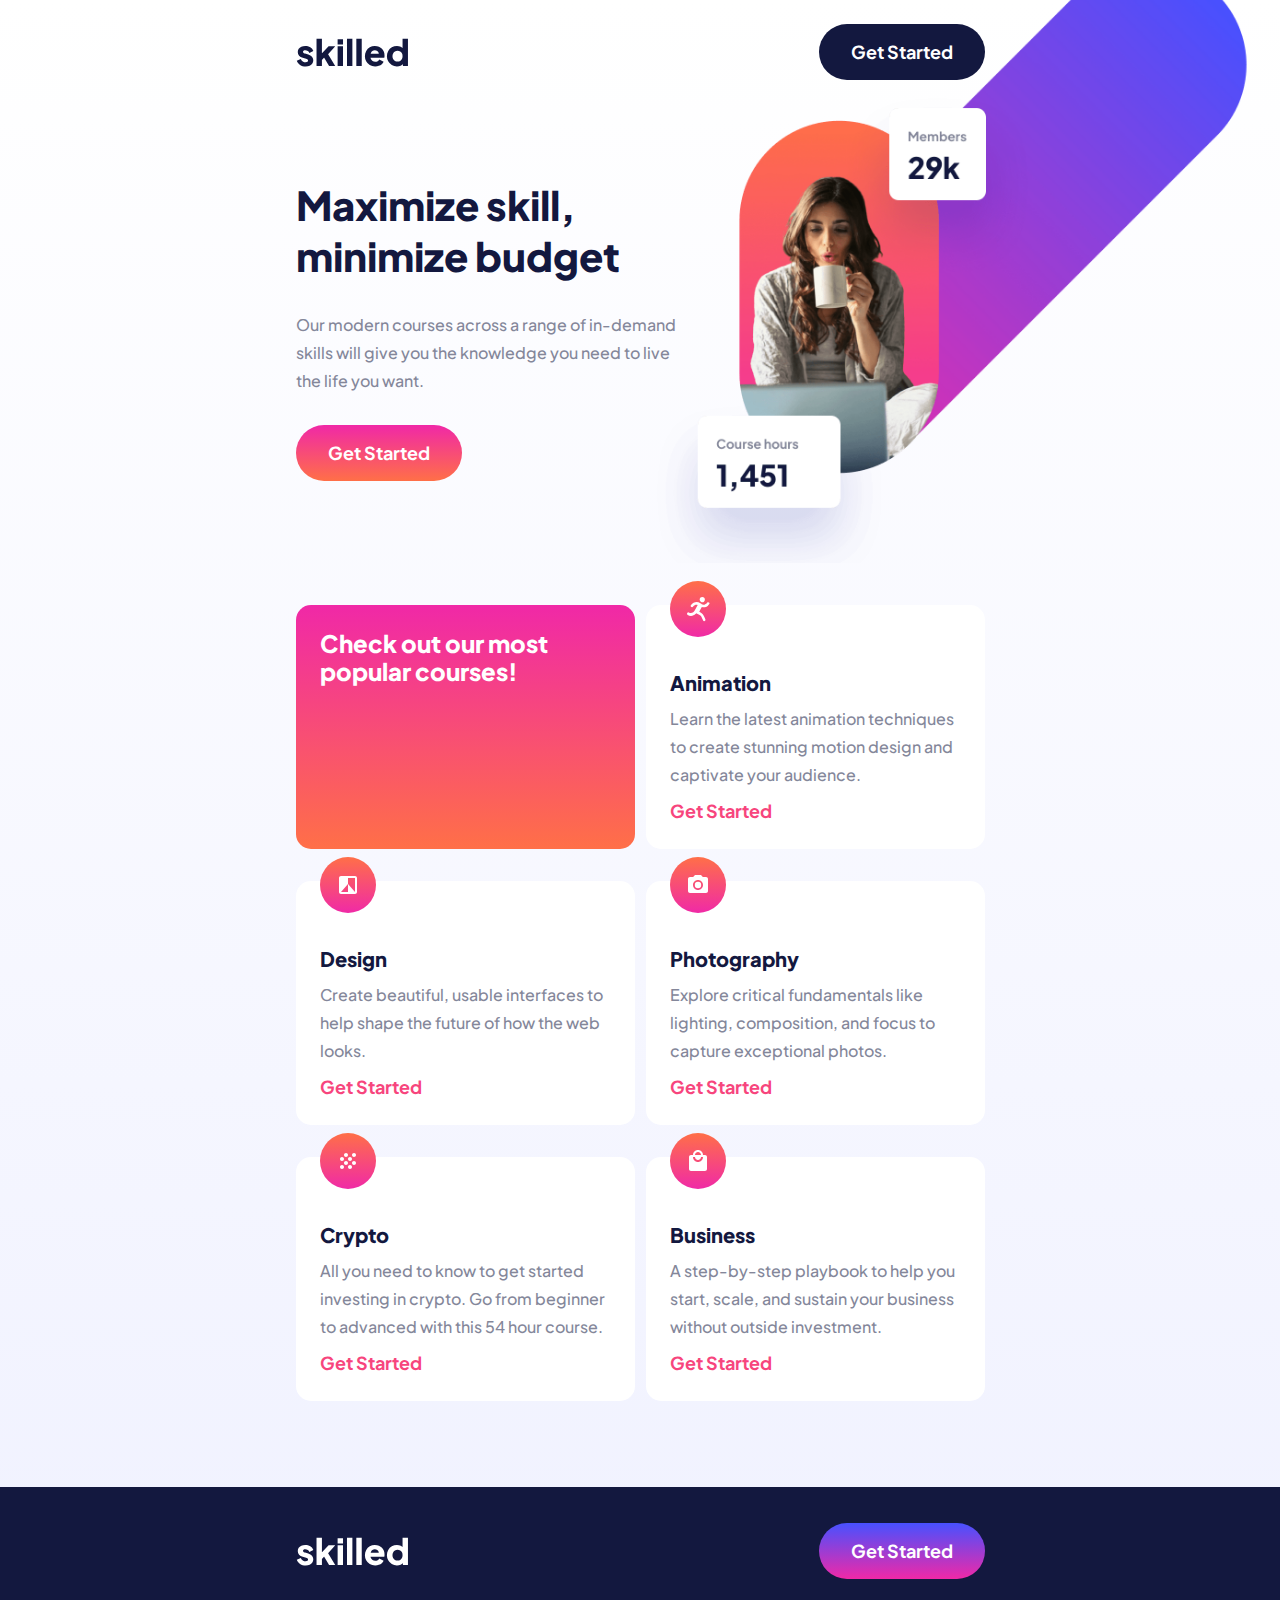
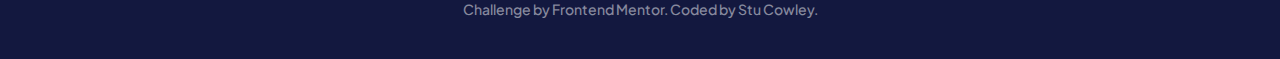
<file: index.html>
<!DOCTYPE html>
<html lang="en">
  <head>
    <meta charset="UTF-8" />
    <meta name="viewport" content="width=device-width, initial-scale=1.0" />
    <title>
      Frontend Mentor &vert; Skilled eLearning Landing Page by @frontendstu
    </title>
    <!-- Replace the shortcut icon with your own -->
    <link
      rel="shortcut icon"
      type="image/png"
      sizes="32x32"
      href="assets/images/favicon-32x32.png"
    />
    <link rel="stylesheet" href="css/styles.css" />
  </head>
  <body>
    <header class="header wrapper">
      <div class="header__branding">
        <img src="assets/images/logo-dark.svg" alt="" />
      </div>

      <div class="header__btn">
        <a href="#" class="btn" data-btn-theme="default">Get Started</a>
      </div>
    </header>

    <main class="wrapper">
      <section class="hero">
        <div class="hero__content">
          <h1 class="heading">Maximize skill, minimize budget</h1>

          <p>
            Our modern courses across a range of in-demand skills will give you
            the knowledge you need to live the life you want.
          </p>

          <a href="#" role="button" class="btn" data-btn-theme="primary">
            Get Started
          </a>
        </div>

        <div class="hero__img"></div>
      </section>

      <section class="popular-courses">
        <div class="popular-courses__item popular-courses__item-headline">
          <h2 class="heading">Check out our most popular courses!</h2>
        </div>

        <div class="popular-courses__item">
          <img src="assets/images/icon-animation.svg" alt="" />
          <h2 class="heading">Animation</h2>
          <p>
            Learn the latest animation techniques to create stunning motion
            design and captivate your audience.
          </p>
          <a href="#">Get Started</a>
        </div>

        <div class="popular-courses__item">
          <img src="assets/images/icon-design.svg" alt="" />
          <h2 class="heading">Design</h2>
          <p>
            Create beautiful, usable interfaces to help shape the future of how
            the web looks.
          </p>
          <a href="#">Get Started</a>
        </div>

        <div class="popular-courses__item">
          <img src="assets/images/icon-photography.svg" alt="" />
          <h2 class="heading">Photography</h2>
          <p>
            Explore critical fundamentals like lighting, composition, and focus
            to capture exceptional photos.
          </p>
          <a href="#">Get Started</a>
        </div>

        <div class="popular-courses__item">
          <img src="assets/images/icon-crypto.svg" alt="" />
          <h2 class="heading">Crypto</h2>
          <p>
            All you need to know to get started investing in crypto. Go from
            beginner to advanced with this 54 hour course.
          </p>
          <a href="#">Get Started</a>
        </div>

        <div class="popular-courses__item">
          <img src="assets/images/icon-business.svg" alt="" />
          <h2 class="heading">Business</h2>
          <p>
            A step-by-step playbook to help you start, scale, and sustain your
            business without outside investment.
          </p>
          <a href="#">Get Started</a>
        </div>
      </section>
    </main>

    <footer>
      <div class="footer wrapper">
        <div class="footer__branding">
          <img src="assets/images/logo-light.svg" alt="" />
        </div>

        <div class="footer__btn">
          <a href="#" class="btn" data-btn-theme="secondary" role="button">
            Get Started
          </a>
        </div>
      </div>

      <div class="attribution wrapper">
        Challenge by
        <a href="#" target="_blank">Frontend Mentor</a>. Coded by
        <a href="https://www.frontendmentor.io/profile/frontendstu"
          >Stu Cowley</a
        >.
      </div>
    </footer>

    <script src="js/scripts.js"></script>
  </body>
</html>
</file>
<file: css/styles.css>
:root {
  --color-neutral-100: 0, 0%, 100%;
  --color-neutral-200: 234, 100%, 97%;
  --color-neutral-400: 232, 10%, 56%;
  --color-neutral-800: 233, 54%, 16%;
  --color-primary-300: 341, 100%, 83%;
  --color-primary-500: 341, 92%, 62%;
  --color-secondary: 234, 25%, 52%;
  --color-gradient-primary-start: 322, 87%, 55%;
  --color-gradient-primary-end: 13, 100%, 64%;
  --color-gradient-secondary-start: 237, 100%, 64%;
  --color-gradient-secondary-end: 322, 87%, 55%;
  --color-gradient-body-start: hsl(var(--color-neutral-100));
  --color-gradient-body-end: hsl(var(--color-neutral-200));
  --color-gradient-primary: linear-gradient(
    hsl(var(--color-gradient-primary-start)),
    hsl(var(--color-gradient-primary-end))
  );
  --color-gradient-secondary: linear-gradient(
    hsl(var(--color-gradient-secondary-start)),
    hsl(var(--color-gradient-secondary-end))
  );
  --color-gradient-body: linear-gradient(
    var(--color-gradient-body-start),
    var(--color-gradient-body-end)
  );
  --fw-medium: 500;
  --fw-bold: 700;
  --fw-extrabold: 800;
  --fs-100: 1rem;
  --fs-200: 1.125rem;
  --fs-300: 1.5rem;
  --fs-400: 2rem;
  --fs-500: 2.5rem;
  --fs-600: 3.5rem;
  --ff-primary: "Plus Jakarta Sans", sans-serif;
  --leading-200: 28px;
  --leading-400: 40px;
  --leading-500: 51px;
  --leading-700: 70px;
  --link-decoration: none;
  --link-fw: var(--fw-bold);
  --link-color: hsl(var(--color-primary-500));
  --link-color-active: hsl(var(--color-primary-300));
  --link-transition: 200ms ease-in-out all;
  --heading-fw: var(--fw-extrabold);
  --heading-ff: var(--ff-primary);
  --heading-color: hsl(var(--color-neutral-800));
  --copy-fw: var(--fw-medium);
  --copy-fs: var(--fs-100);
  --copy-ff: var(--ff-primary);
  --copy-leading: var(--leading-200);
  --copy-color: hsl(var(--color-neutral-400));
  --btn-fw: var(--fw-bold);
  --btn-fs: var(--fs-200);
  --btn-ff: var(--ff-primary);
  --btn-leading: var(--leading-200);
  --btn-color: hsl(var(--color-neutral-100));
  --btn-radius: 999px;
  --btn-padding: 0.875rem 2rem;
  --btn-default-bg: hsl(var(--color-neutral-800));
  --btn-default-bg-active: hsl(var(--color-secondary));
  --btn-primary-bg: var(--color-gradient-primary);
  --btn-primary-bg-active: linear-gradient(
    hsla(var(--color-gradient-primary-start), 0.5),
    hsla(var(--color-gradient-primary-end), 0.5)
  );
  --btn-secondary-bg: var(--color-gradient-secondary);
  --btn-secondary-bg-active: linear-gradient(
    hsla(var(--color-gradient-secondary-start), 0.5),
    hsla(var(--color-gradient-secondary-end), 0.5)
  );
  --hero-content-fs: var(--fs-100);
  --hero-content-margin-top: 2.375rem;
  --hero-content-gap: 1.5rem;
  --hero-content-heading-fs: var(--fs-500);
  --hero-content-heading-leading: var(--leading-500);
  --hero-content-max-width: var(--wrapper-max-width);
  --hero-img-url: url("../assets/images/image-hero-mobile@2x.png");
  --hero-margin-top: 2.875rem;
  --hero-img-width: 20.4375rem;
  --hero-img-height: 18.8125rem;
  --wrapper-max-width: 21.4375rem;
  --header-margin-top: 2rem;
  --footer-bg: hsl(var(--color-neutral-800));
  --footer-margin-top: 5rem;
  --footer-padding-block: 2.25rem;
  --footer-attribution-fs: 0.875rem;
  --footer-attribution-color: hsla(var(--color-neutral-100), 0.5);
  --footer-attribution-margin-top: 1rem;
  --footer-attribution-link-fw: var(--fw-medium);
  --footer-attribution-link-color: var(--footer-attribution-color);
  --footer-attribution-link-color-active: var(--link-color);
  --popular-courses-gap: 2.5rem;
  --popular-courses-grid-item-fs: var(--fs-100);
  --popular-courses-grid-item-bg: hsl(var(--color-neutral-100));
  --popular-courses-grid-item-radius: 15px;
  --popular-courses-grid-item-padding: 0 1.5rem 1.5rem;
  --popular-courses-grid-item-gap: 0.5rem;
  --popular-courses-grid-item-icon-transform: translateY(-1.5rem);
  --popular-courses-grid-item-heading-fs: 1.25rem;
  --popular-courses-grid-item-link-fs: var(--fs-200);
  --popular-courses-grid-item-headline-fs: var(--fs-300);
  --popular-courses-grid-item-headline-color: hsl(var(--color-neutral-100));
  --popular-courses-grid-item-headline-bg: var(--color-gradient-primary);
  --popular-courses-grid-item-padding-top: 1.5rem;
}
@media (min-width: 48em) {
  :root {
    --copy-fs: var(--fs-200);
  }
}
@media (min-width: 48em) {
  :root {
    --hero-content-margin-top: 6.1875rem;
    --hero-content-max-width: 24.875rem;
    --hero-content-gap: 1.875rem;
  }
}
@media (min-width: 90em) {
  :root {
    --hero-content-fs: var(--fs-200);
    --hero-margin-top: 11.125rem;
    --hero-content-max-width: 28.5625rem;
    --hero-content-heading-fs: var(--fs-600);
    --hero-content-heading-leading: var(--leading-700);
  }
}
@media (min-width: 48em) {
  :root {
    --hero-img-url: url("../assets/images/image-hero-tablet@2x.png");
    --hero-margin-top: 0;
    --hero-img-width: 40rem;
    --hero-img-height: var(--hero-img-width);
  }
}
@media (min-width: 90em) {
  :root {
    --hero-img-url: url("../assets/images/image-hero-desktop@2x.png");
    --hero-img-width: 61.9375rem;
    --hero-img-height: 58.5rem;
  }
}
@media (min-width: 48em) {
  :root {
    --wrapper-max-width: 43.0625rem;
  }
}
@media (min-width: 90em) {
  :root {
    --wrapper-max-width: 69.375rem;
  }
}
@media (min-width: 48em) {
  :root {
    --header-margin-top: 1.5rem;
  }
}
@media (min-width: 48em) {
  :root {
    --footer-margin-top: 5.375rem;
  }
}
@media (min-width: 90em) {
  :root {
    --footer-margin-top: 8.75rem;
    --footer-padding-block: 2rem;
  }
}
@media (min-width: 48em) {
  :root {
    --popular-courses-margin-top: 7.75rem;
    --popular-courses-gap: 2rem 0.6875rem;
  }
}
@media (min-width: 90em) {
  :root {
    --popular-courses-margin-top: 15rem;
    --popular-courses-gap: 3.5rem 1.875rem;
  }
}
@media (min-width: 48em) {
  :root {
    --popular-courses-grid-item-padding: 0 1.5rem 1.5rem;
  }
}
@media (min-width: 90em) {
  :root {
    --popular-courses-grid-item-fs: var(--fs-200);
    --popular-courses-grid-item-padding: 0 1.875rem 2rem;
    --popular-courses-grid-item-heading-fs: var(--fs-300);
  }
}
@media (min-width: 90em) {
  :root {
    --popular-courses-grid-item-headline-fs: var(--fs-400);
    --popular-courses-grid-item-headline-leading: var(--leading-400);
  }
}

*,
*::before,
*::after {
  box-sizing: border-box;
}

* {
  margin: 0;
  padding: 0;
  font: inherit;
}

html {
  color-scheme: light;
}

body {
  min-height: 100vh;
}

img,
picture,
svg,
video {
  display: block;
  max-width: 100%;
}

ul[role=list],
ol[role=list] {
  list-style: none;
}

.sr-only {
  position: absolute !important;
  clip-path: inset(50%) !important;
  margin: -1px !important;
  border: 0 !important;
  padding: 0 !important;
  width: 1px !important;
  height: 1px !important;
  overflow: hidden !important;
  white-space: nowrap !important;
}

@font-face {
  font-family: Plus Jakarta Sans;
  font-display: swap;
  font-weight: 500 800;
  src: url(../assets/fonts/Plus_Jakarta_Sans/PlusJakartaSans-VariableFont_wght.ttf);
}
body {
  font: var(--copy-fw) var(--copy-fs) var(--copy-ff);
  line-height: var(--copy-leading);
  color: var(--copy-color);
  background: var(--color-gradient-body);
}

a {
  text-decoration: var(--link-text-decoration);
  font-weight: var(--link-fw);
  color: var(--link-color);
  transition: var(--link-transition);
}
a:hover, a:focus {
  color: var(--link-color-active);
}

.heading {
  font-weight: var(--heading-fw);
  font-family: var(--heading-ff);
  color: var(--heading-color);
}

.hide-overflow {
  overflow: hidden;
  position: relative;
}

.btn {
  font: var(--btn-fw) var(--btn-fs) var(--btn-ff);
  line-height: var(--btn-leading);
  color: var(--btn-color);
  border-radius: var(--btn-radius);
  transition: none;
  padding: var(--btn-padding);
  display: flex;
  width: fit-content;
}
.btn:hover, .btn:focus-within {
  color: var(--btn-color);
}
.btn[data-btn-theme=default] {
  background: var(--btn-default-bg);
}
.btn[data-btn-theme=default]:hover, .btn[data-btn-theme=default]:focus-within {
  background: var(--btn-default-bg-active);
}
.btn[data-btn-theme=primary] {
  background: var(--btn-primary-bg);
}
.btn[data-btn-theme=primary]:hover, .btn[data-btn-theme=primary]:focus-within {
  background: var(--btn-primary-bg-active);
}
.btn[data-btn-theme=secondary] {
  background: var(--btn-secondary-bg);
}
.btn[data-btn-theme=secondary]:hover, .btn[data-btn-theme=secondary]:focus-within {
  background: var(--btn-secondary-bg-active);
}

.hero {
  position: relative;
}
.hero__content {
  font-size: var(--hero-content-fs);
  margin-top: var(--hero-content-margin-top);
  display: flex;
  flex-direction: column;
  gap: var(--hero-content-gap);
  max-width: var(--hero-content-max-width);
}
.hero__content .heading {
  font-size: var(--hero-content-heading-fs);
  line-height: var(--hero-content-heading-leading);
}
.hero__img {
  z-index: -999;
  margin-top: var(--hero-margin-top);
  background-image: var(--hero-img-url);
  background-size: cover;
  width: var(--hero-img-width);
  height: var(--hero-img-height);
}
@media (min-width: 48em) {
  .hero__img {
    position: absolute;
    inset: -16rem auto auto 22rem;
  }
}
@media (min-width: 90em) {
  .hero__img {
    inset: -25rem auto auto 38rem;
  }
}

.wrapper {
  margin-inline: auto;
  max-width: var(--wrapper-max-width);
}

.header {
  display: flex;
  align-items: center;
  justify-content: center;
  margin-top: var(--header-margin-top);
}
.header__branding {
  margin-right: auto;
}

footer {
  background-color: var(--footer-bg);
  margin-top: var(--footer-margin-top);
  padding-block: var(--footer-padding-block);
}
footer .footer {
  display: flex;
  align-items: center;
  justify-content: center;
}
footer .footer__branding {
  margin-right: auto;
}
footer .attribution {
  text-align: center;
  font-size: var(--footer-attribution-fs);
  color: var(--footer-attribution-color);
  margin-top: var(--footer-attribution-margin-top);
}
footer .attribution a {
  font-weight: var(--footer-attribution-link-fw);
  color: var(--footer-attribution-link-color);
}
footer .attribution a:hover, footer .attribution a:focus {
  color: var(--footer-attribution-link-color-active);
}

.popular-courses {
  display: grid;
  grid-template-columns: repeat(1, 1fr);
  grid-gap: var(--popular-courses-gap);
  margin-top: var(--popular-courses-margin-top);
}
@media (min-width: 48em) {
  .popular-courses {
    grid-template-columns: repeat(2, 1fr);
  }
}
@media (min-width: 90em) {
  .popular-courses {
    grid-template-columns: repeat(3, 1fr);
  }
}
.popular-courses__item {
  display: flex;
  flex-direction: column;
  gap: var(--popular-courses-grid-item-gap);
  font-size: var(--popular-courses-grid-item-fs);
  background-color: var(--popular-courses-grid-item-bg);
  border-radius: var(--popular-courses-grid-item-radius);
  padding: var(--popular-courses-grid-item-padding);
  justify-content: left;
  align-items: flex-start;
}
.popular-courses__item .heading {
  font-size: var(--popular-courses-grid-item-heading-fs);
}
.popular-courses__item img {
  transform: var(--popular-courses-grid-item-icon-transform);
}
.popular-courses__item a {
  margin-top: auto;
  font-size: var(--popular-courses-grid-item-link-fs);
}
.popular-courses__item-headline {
  background: var(--popular-courses-grid-item-headline-bg);
  padding-top: var(--popular-courses-grid-item-padding-top);
}
.popular-courses__item-headline .heading {
  font-size: var(--popular-courses-grid-item-headline-fs);
  line-height: var(--popular-courses-grid-item-headline-leading);
  color: var(--popular-courses-grid-item-headline-color) !important;
}
</file>
